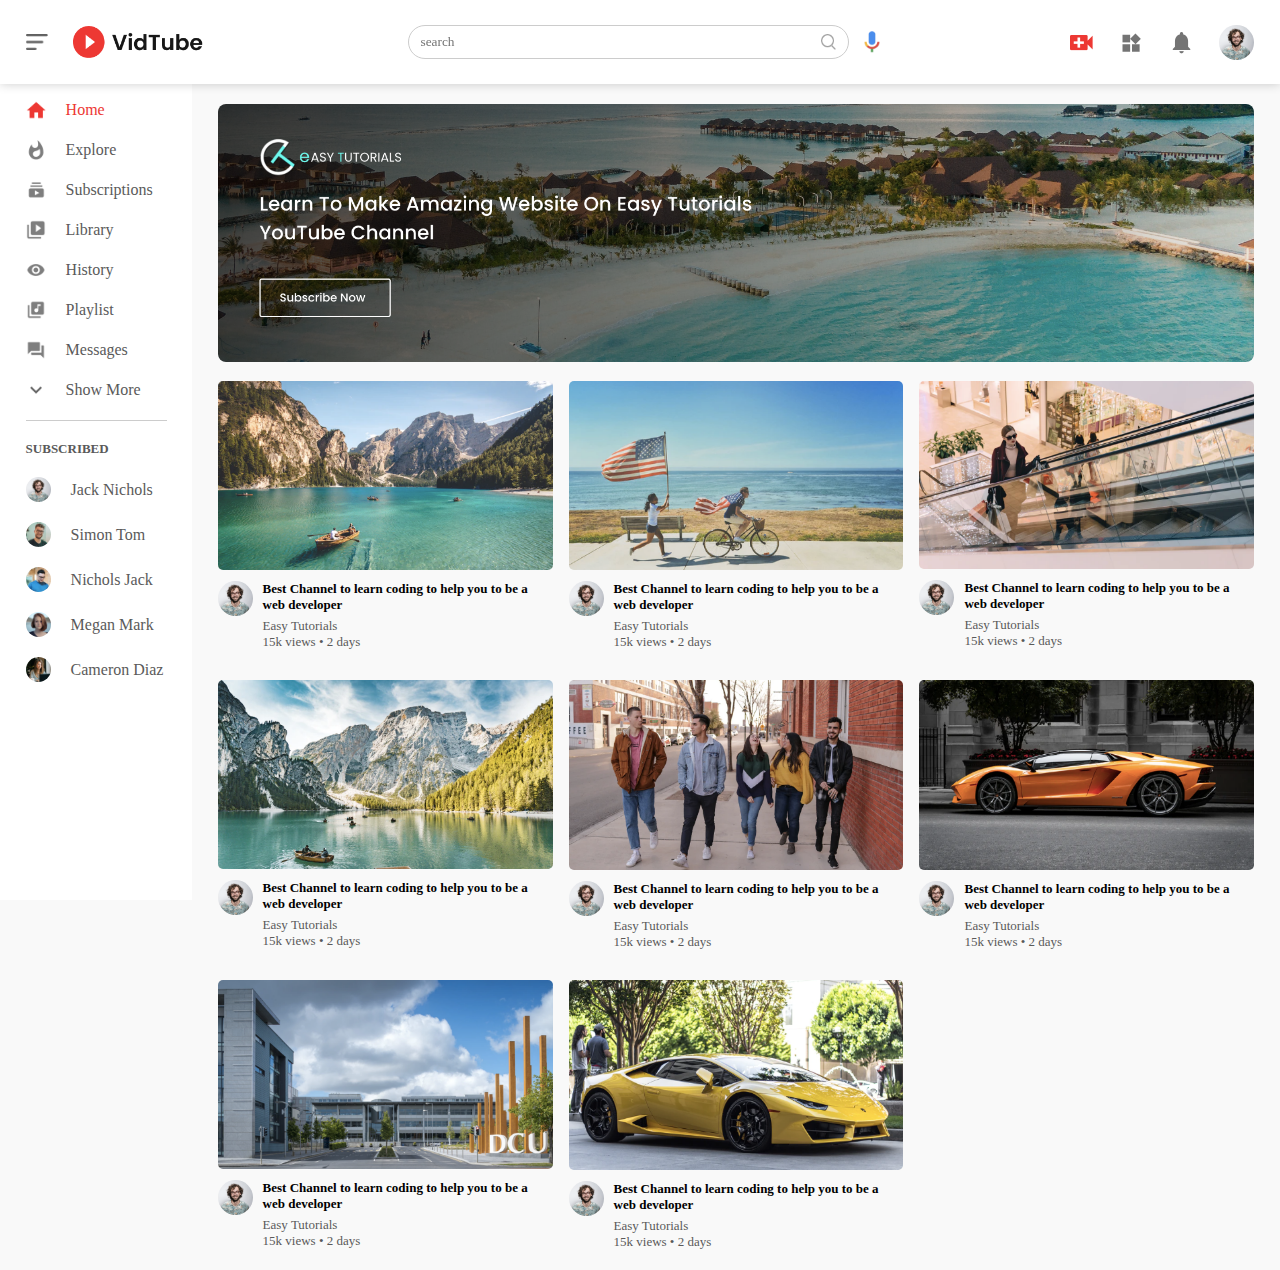
<file: index.html>
<!DOCTYPE html>
<html lang="en">
<head>
    <meta charset="UTF-8">
    <meta name="viewport" content="width=device-width, initial-scale=1.0">
    <title>Document</title>
    <link rel="stylesheet" href="style.css">
</head>
<body>
   
    <nav class="flex-div">
        <div class="nav-left flex-div">
<img src="menu.png" class="menu-icon">
<img src="logo.png" class="logo">
        </div>
        <div class="nav-middle flex-div">
        <div class="search-box flex-div">
            <input type="text" placeholder="search">
            <img src="search.png">
        </div>
        <img src="voice-search.png" class="mic-icon">
        </div>
        <div class="nav-right flex-div">
            <img src="upload.png">
            <img src="more.png">
            <img src="notification.png">
            <img src="Jack.png" class="user-icon">
        </div>
    </nav>

    <!-----sidebar---->

    <div class="sidebar">
        <div class="shortcut-links">
            <a href="">
                <img src="home.png">
             <p>Home</p>
            </a>
            <a href="">
                <img src="explore.png">
             <p>Explore</p>
            </a>
            <a href="">
                <img src="subscriprion.png">
             <p>Subscriptions</p>
            </a>
            <a href="">
                <img src="library.png">
             <p>Library</p>
            </a>
            <a href="">
                <img src="history.png">
             <p>History</p>
            </a>
            <a href="">
                <img src="playlist.png">
             <p>Playlist</p>
            </a>
            <a href="">
                <img src="messages.png">
             <p>Messages</p>
            </a>
            <a href="">
                <img src="show-more.png">
             <p>Show More</p>
            </a>
            <hr>
        </div>

        <div class="subscribed-list">
            <h3>SUBSCRIBED</h3>
            <a href="">
                <img src="Jack.png">
             <p>Jack Nichols</p>
            </a>
            <a href="">
                <img src="simon.png">
             <p>Simon Tom</p>
            </a>
            <a href="">
                <img src="tom.png">
             <p>Nichols Jack</p>
            </a>
            <a href="">
                <img src="megan.png">
             <p>Megan Mark</p>
            </a>
            <a href="">
                <img src="cameron.png">
             <p>Cameron Diaz</p>
            </a>
        </div>
    </div>

    <!------Main-->

    <div class="container">
        <div class="banner">
            <img src="banner.png">
        </div>
        <div class="list-container">
            <div class="vid-list">
                <a href="playVideo.html"> <img src="thumbnail1.png" class="thumbnail"></a>
                <div class="flex-div">
                  <img src="Jack.png">
                  <div class="vid-info">
                    <a href="">Best Channel to learn coding to help you to be a web developer</a>
                    <p>Easy Tutorials</p>
                    <p>15k views &bull; 2 days</p>
                  </div>
                </div>
            </div>

            <div class="vid-list">
                <a href="playVideo.html"> <img src="thumbnail2.png" class="thumbnail"></a>
                <div class="flex-div">
                  <img src="Jack.png">
                  <div class="vid-info">
                    <a href="">Best Channel to learn coding to help you to be a web developer</a>
                    <p>Easy Tutorials</p>
                    <p>15k views &bull; 2 days</p>
                  </div>
                </div>
            </div>

            <div class="vid-list">
                <a href="playVideo.html"> <img src="thumbnail3.png" class="thumbnail"></a>
                <div class="flex-div">
                  <img src="Jack.png">
                  <div class="vid-info">
                    <a href="">Best Channel to learn coding to help you to be a web developer</a>
                    <p>Easy Tutorials</p>
                    <p>15k views &bull; 2 days</p>
                  </div>
                </div>
            </div>

            <div class="vid-list">
                <a href="playVideo.html"> <img src="thumbnail4.png" class="thumbnail"></a>
                <div class="flex-div">
                  <img src="Jack.png">
                  <div class="vid-info">
                    <a href="">Best Channel to learn coding to help you to be a web developer</a>
                    <p>Easy Tutorials</p>
                    <p>15k views &bull; 2 days</p>
                  </div>
                </div>
            </div>

            <div class="vid-list">
                <a href="playVideo.html"> <img src="thumbnail5.png" class="thumbnail"></a>
                <div class="flex-div">
                  <img src="Jack.png">
                  <div class="vid-info">
                    <a href="">Best Channel to learn coding to help you to be a web developer</a>
                    <p>Easy Tutorials</p>
                    <p>15k views &bull; 2 days</p>
                  </div>
                </div>
            </div>

            <div class="vid-list">
                <a href="playVideo.html"> <img src="thumbnail6.png" class="thumbnail"></a>
                <div class="flex-div">
                  <img src="Jack.png">
                  <div class="vid-info">
                    <a href="">Best Channel to learn coding to help you to be a web developer</a>
                    <p>Easy Tutorials</p>
                    <p>15k views &bull; 2 days</p>
                  </div>
                </div>
            </div>

            <div class="vid-list">
                <a href="playVideo.html"> <img src="thumbnail7.png" class="thumbnail"></a>
                <div class="flex-div">
                  <img src="Jack.png">
                  <div class="vid-info">
                    <a href="">Best Channel to learn coding to help you to be a web developer</a>
                    <p>Easy Tutorials</p>
                    <p>15k views &bull; 2 days</p>
                  </div>
                </div>
            </div>

            <div class="vid-list">
                <a href="playVideo.html"> <img src="thumbnail8.png" class="thumbnail"></a>
                <div class="flex-div">
                  <img src="Jack.png">
                  <div class="vid-info">
                    <a href="">Best Channel to learn coding to help you to be a web developer</a>
                    <p>Easy Tutorials</p>
                    <p>15k views &bull; 2 days</p>
                  </div>
                </div>
            </div>
        </div>
    </div>


    

</body>
<script src="script.js"></script>
</html>
</file>
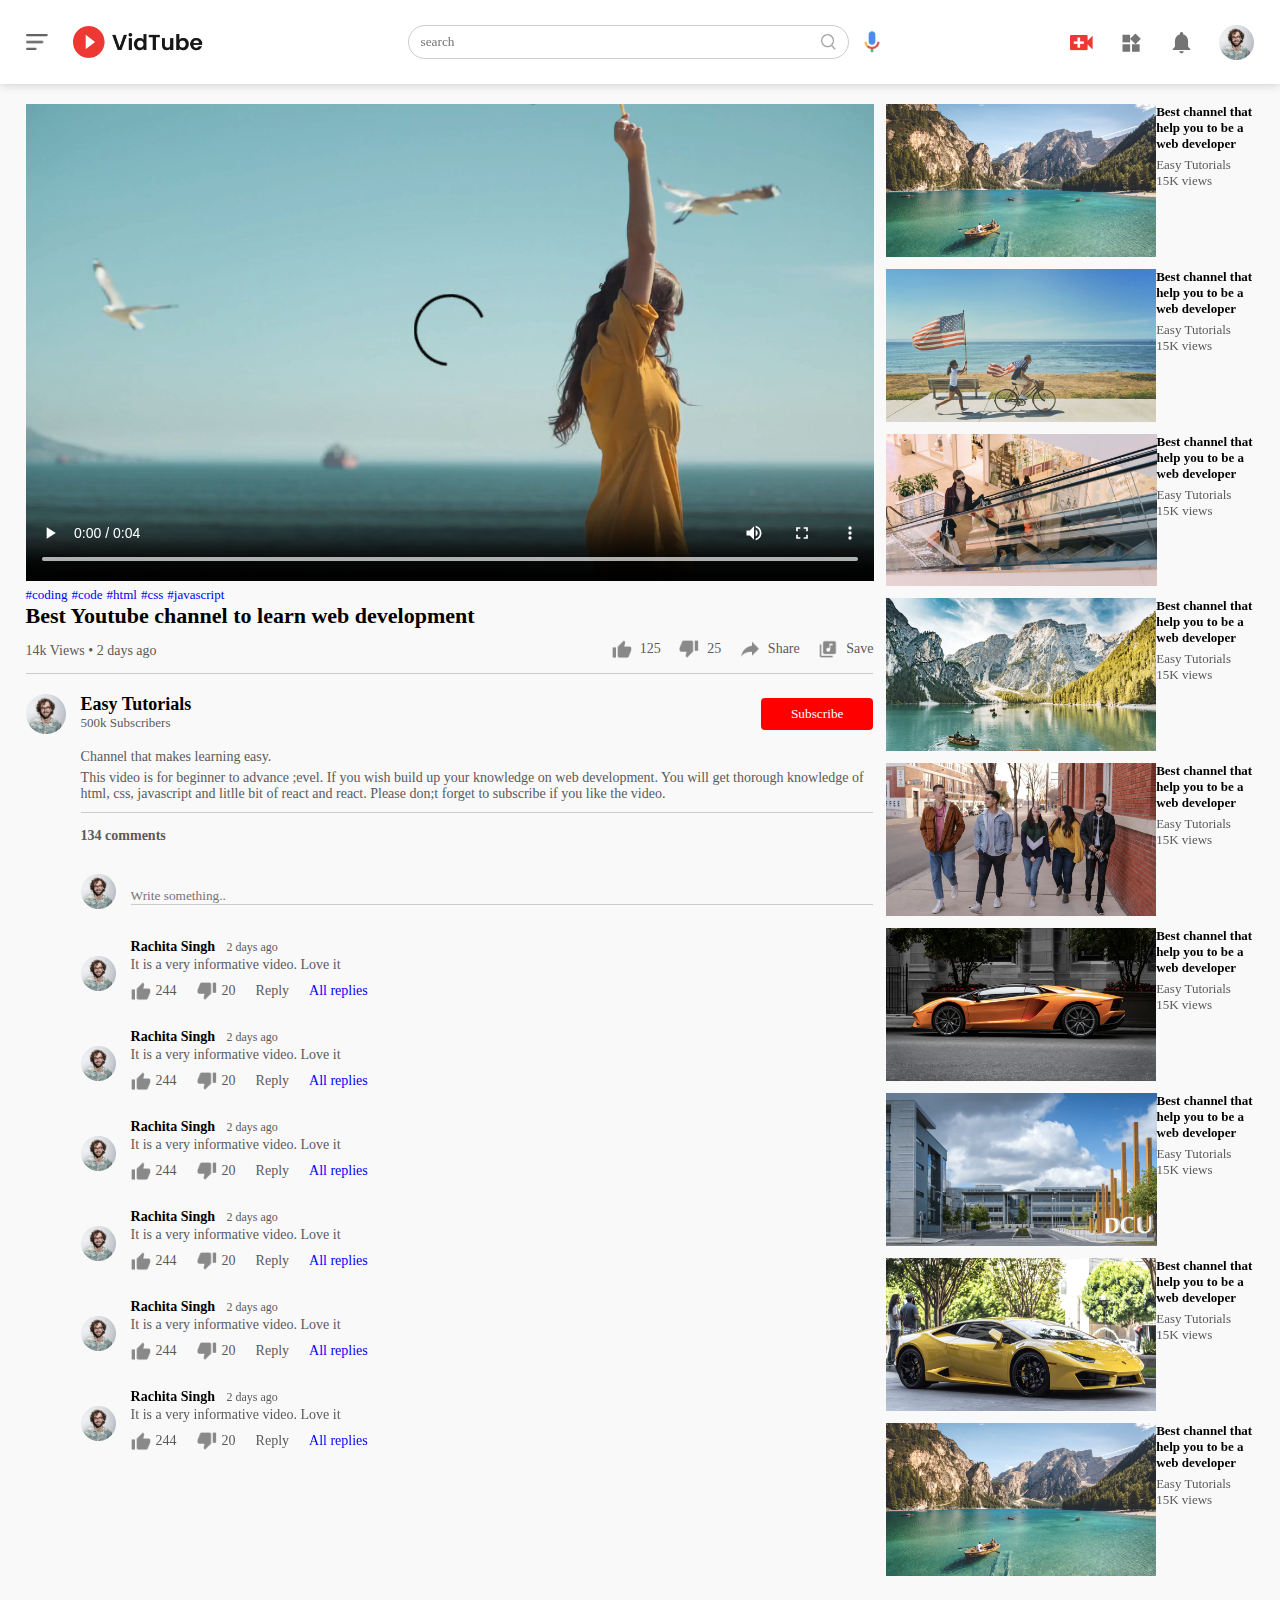
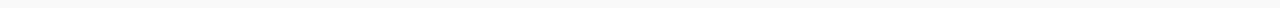
<file: playVideo.html>
<!DOCTYPE html>
<html lang="en">
<head>
    <meta charset="UTF-8">
    <meta name="viewport" content="width=device-width, initial-scale=1.0">
    <title>Document</title>
    <link rel="stylesheet" href="style.css">
</head>
<body>
    <nav class="flex-div">
        <div class="nav-left flex-div">
<img src="menu.png" class="menu-icon">
<img src="logo.png" class="logo">
        </div>
        <div class="nav-middle flex-div">
        <div class="search-box flex-div">
            <input type="text" placeholder="search">
            <img src="search.png">
        </div>
        <img src="voice-search.png" class="mic-icon">
        </div>
        <div class="nav-right flex-div">
            <img src="upload.png">
            <img src="more.png">
            <img src="notification.png">
            <img src="Jack.png" class="user-icon">
        </div>
    </nav>

    <div class="container play-container">
        <div class="row">
            <div class="play-video">
                <video controls autoplay>
                    <source src="video.mp4" type="video/mp4">
                </video>

                <div class="tags">
                    <a href="">#coding</a>
                    <a href="">#code</a>
                    <a href="">#html</a>
                    <a href="">#css</a>
                    <a href="">#javascript</a>
                </div>
                <h3>Best Youtube channel to learn web development</h3>
                <div class="play-video-info">
                    <p>14k Views &bull; 2 days ago</p>
                    <div><a href=""><img src="like.png">125</a>
                        <a href=""><img src="dislike.png">25</a>
                        <a href=""><img src="share.png">Share</a>
                        <a href=""><img src="save.png">Save</a></div>
                </div>
                <hr>
                <div class="publisher">
                    <img src="Jack.png" alt="">
                    <div>
                        <p>Easy Tutorials</p>
                        <span>500k Subscribers</span>
                    </div>
                    <button type="button">Subscribe</button>
                </div>
                <div class="vid-description">
                    <p>Channel that makes learning easy.</p>
                    <p>This video is for beginner to advance ;evel. If you wish build up your knowledge on web development. You will get thorough knowledge of html, css, javascript and litlle bit of react and react. Please don;t forget to subscribe if you like the video.</p>
                    <hr>
                    <h4>134 comments</h4>
                    <div class="add-comment">
                        <img src="Jack.png">
                        <input type="text" placeholder="Write something..">
                    </div>

                    <div class="old-comment">
                        <img src="Jack.png" alt="">
                        <div>
                            <h3>Rachita Singh <span>2 days ago</span></h3>
                            <p>It is a very informative video. Love it</p>
                            <div class="comment-action">
                                <img src="like.png">
                                <span>244</span>
                                <img src="dislike.png">
                                <span>20</span>
                                <span>Reply</span>
                                <a href="">All replies</a>
                            </div>
                        </div>
                    </div>

                    <div class="old-comment">
                        <img src="Jack.png" alt="">
                        <div>
                            <h3>Rachita Singh <span>2 days ago</span></h3>
                            <p>It is a very informative video. Love it</p>
                            <div class="comment-action">
                                <img src="like.png">
                                <span>244</span>
                                <img src="dislike.png">
                                <span>20</span>
                                <span>Reply</span>
                                <a href="">All replies</a>
                            </div>
                        </div>
                    </div>

                    <div class="old-comment">
                        <img src="Jack.png" alt="">
                        <div>
                            <h3>Rachita Singh <span>2 days ago</span></h3>
                            <p>It is a very informative video. Love it</p>
                            <div class="comment-action">
                                <img src="like.png">
                                <span>244</span>
                                <img src="dislike.png">
                                <span>20</span>
                                <span>Reply</span>
                                <a href="">All replies</a>
                            </div>
                        </div>
                    </div>

                    <div class="old-comment">
                        <img src="Jack.png" alt="">
                        <div>
                            <h3>Rachita Singh <span>2 days ago</span></h3>
                            <p>It is a very informative video. Love it</p>
                            <div class="comment-action">
                                <img src="like.png">
                                <span>244</span>
                                <img src="dislike.png">
                                <span>20</span>
                                <span>Reply</span>
                                <a href="">All replies</a>
                            </div>
                        </div>
                    </div>

                    <div class="old-comment">
                        <img src="Jack.png" alt="">
                        <div>
                            <h3>Rachita Singh <span>2 days ago</span></h3>
                            <p>It is a very informative video. Love it</p>
                            <div class="comment-action">
                                <img src="like.png">
                                <span>244</span>
                                <img src="dislike.png">
                                <span>20</span>
                                <span>Reply</span>
                                <a href="">All replies</a>
                            </div>
                        </div>
                    </div>

                    <div class="old-comment">
                        <img src="Jack.png" alt="">
                        <div>
                            <h3>Rachita Singh <span>2 days ago</span></h3>
                            <p>It is a very informative video. Love it</p>
                            <div class="comment-action">
                                <img src="like.png">
                                <span>244</span>
                                <img src="dislike.png">
                                <span>20</span>
                                <span>Reply</span>
                                <a href="">All replies</a>
                            </div>
                        </div>
                    </div>
                </div>
            </div>
            <div class="right-sidebar">
                <div class="side-video-list">
                    <a href=""><img src="thumbnail1.png"></a>
                    <div class="vid-info">
                        <a href="" class="small-thumbnail">Best channel that help you to be a web developer</a>
                        <p>Easy Tutorials</p>
                        <p>15K views</p>
                    </div>
                </div>
                <div class="side-video-list">
                    <a href=""><img src="thumbnail2.png"></a>
                    <div class="vid-info">
                        <a href="" class="small-thumbnail">Best channel that help you to be a web developer</a>
                        <p>Easy Tutorials</p>
                        <p>15K views</p>
                    </div>
                </div>
                <div class="side-video-list">
                    <a href=""><img src="thumbnail3.png"></a>
                    <div class="vid-info">
                        <a href="" class="small-thumbnail">Best channel that help you to be a web developer</a>
                        <p>Easy Tutorials</p>
                        <p>15K views</p>
                    </div>
                </div>
                <div class="side-video-list">
                    <a href=""><img src="thumbnail4.png"></a>
                    <div class="vid-info">
                        <a href="" class="small-thumbnail">Best channel that help you to be a web developer</a>
                        <p>Easy Tutorials</p>
                        <p>15K views</p>
                    </div>
                </div>
                <div class="side-video-list">
                    <a href=""><img src="thumbnail5.png"></a>
                    <div class="vid-info">
                        <a href="" class="small-thumbnail">Best channel that help you to be a web developer</a>
                        <p>Easy Tutorials</p>
                        <p>15K views</p>
                    </div>
                </div>
                <div class="side-video-list">
                    <a href=""><img src="thumbnail6.png"></a>
                    <div class="vid-info">
                        <a href="" class="small-thumbnail">Best channel that help you to be a web developer</a>
                        <p>Easy Tutorials</p>
                        <p>15K views</p>
                    </div>
                </div>
                <div class="side-video-list">
                    <a href=""><img src="thumbnail7.png"></a>
                    <div class="vid-info">
                        <a href="" class="small-thumbnail">Best channel that help you to be a web developer</a>
                        <p>Easy Tutorials</p>
                        <p>15K views</p>
                    </div>
                </div>
                <div class="side-video-list">
                    <a href=""><img src="thumbnail8.png"></a>
                    <div class="vid-info">
                        <a href="" class="small-thumbnail">Best channel that help you to be a web developer</a>
                        <p>Easy Tutorials</p>
                        <p>15K views</p>
                    </div>
                </div>
                <div class="side-video-list">
                    <a href=""><img src="thumbnail1.png"></a>
                    <div class="vid-info">
                        <a href="" class="small-thumbnail">Best channel that help you to be a web developer</a>
                        <p>Easy Tutorials</p>
                        <p>15K views</p>
                    </div>
                </div>
            </div>
        </div>
    </div>
</body>
</html>
</file>
<file: style.css>
*{
    margin:0;
    padding: 0;
    font-family: 'poppins', 'sans-serif';
    box-sizing: border-box;
}

a{
    text-decoration: none;
    color: #5a5a5a;
}

img{
    cursor: pointer;
}

.flex-div{
  display: flex;
  align-items: center;

}

nav{
    padding: 10px 2%;
    justify-content: space-between;
    box-shadow: 0 0 10px rgba(0, 0, 0, 0.2);
    position: sticky;
    background: #fff;
    top: 0;
    z-index: 10;
}

.nav-right img{
  width: 25px;
  margin-right: 25px;
}

.nav-right .user-icon{
  width: 35px;
  border-radius: 50%;
  margin-right: 0;
}

.nav-left .menu-icon{
    width:22px;
    margin-right: 25px;
}

.nav-left .logo{
width: 130px;

}

.nav-middle .mic-icon{
    width: 16px;

}

.nav-middle .search-box{
    border: 1px solid #ccc;
    margin: 15px;
    padding: 8px 12px;
    border-radius: 25px;
}

.nav-middle .search-box input {
  width: 400px;
  border: 0;
  outline: 0;
  background: transparent;

}

.nav-middle .search-box img{
    width: 15px;
}


 /*-------sidebar-----*/

.sidebar{
background-color: white;
width: 15%;
height: 100vh;
position: fixed;
top: 0;
padding-left: 2%;
padding-top: 100px;

}

.shortcut-links a img{
    width: 20px;
    margin-right: 20px;
}

.shortcut-links a{
    display: flex;
    align-items: center;
    margin-bottom: 20px;
    width: fit-content;
    flex-wrap: wrap;
}

.shortcut-links a:first-child{
    color: #ed3833;
}

.sidebar hr{
    border: 0;
    height: 1px;
    background-color: #ccc;
    width: 85%;
}

.subscribed-list h3{
font-size: 13px;
margin: 20px 0;
color: #5a5a5a;
}

.subscribed-list a {
    display: flex;
    align-items: center;
    margin-bottom: 20px;
    width: fit-content;
    flex-wrap: wrap;
}
.subscribed-list a img {
    width: 25px;
    border-radius: 50%;
    margin-right: 20px;
}

.small-sidebar{
    width: 5%;

}

.small-sidebar a p{
display: none;
}

.small-sidebar h3{
    display: none;
}

.small-sidebar hr{
    width: 50%;
    margin-bottom: 25px;
}


/*-------main-----*/

.container{
    background-color: #f9f9f9;
    padding: 17%;
    padding-right: 2%;
    padding-top: 20px;
    padding-bottom: 20px;
}

.large-container{
    padding-left: 7%;

}

.banner{
    width: 100%;
}

.banner img{
    width: 100%;
    border-radius: 8px;
}

.list-container{
    display: grid;
    grid-template-columns: repeat(auto-fit, minmax(250px, 1fr));
    grid-column-gap: 16px;
    grid-row-gap: 30px;
    margin-top: 15px;
}

.vid-list .thumbnail{
  border-radius: 5px;
  width: 100%;
}

.vid-list .flex-div{
    align-items: flex-start;
    margin-top: 7px;
}


.vid-list .flex-div img{
    width: 35px;
    margin-right: 10px;
    border-radius: 50%;
}

.vid-info{
    color: #5a5a5a;
    font-size: 13px;

}

.vid-info a{
    color: #000;
    font-weight: 600;
    display: block;
    margin-bottom: 5px;
}

@media (max-width: 900px){
    .menu-icon{
        display: none;
    }

    .sidebar{
        display: none;
    }

    .container, .large-container{
     padding-left: 5%;
     padding-right: 5%;
    }

    .nav-right img{
        display: none;
    }

    .nav-right .user-icon{
        display: block;
        width: 30px;
    }

    .nav-middle .search-box input{
        width: 100px;
    }

    .nav-middle .mic-icon{
        display: none;
    }

    .logo{
        width: 90px;
    }
}

/*-------main-----*/

.play-container{
    padding-left: 2%;
}

.row{
    display:flex;
    justify-content: space-between;
    flex-wrap: wrap;

}

.play-video{
    flex-basis: 69%;
}

.right-sidebar{
    flex-basis: 30%;
}

.play-video video{
    width: 100%;
}

.side-video-list{
    display: flex;
    justify-content: space-between;
    margin-bottom: 8px;
}

.side-video-list img{
    width: 100%;
}

.side-video-list .small-thumbnail{
    flex-basis: 49%;

}

.side-video-list .vid-info{
    flex-basis: 49%;
}

.play-video .tags a{
    color: blue;
    font-size: 13px;
}

.play-video h3{
    font-weight: 600;
    font-size: 22px;
}

.play-video .play-video-info{
display: flex;
align-items: center;
justify-content: space-between;
flex-wrap: wrap;
margin-top: 10px;
font-size: 14px;
color: #5a5a5a;
}

.play-video .play-video-info a img{
    width: 20px;
    margin-right: 8px;

}

.play-video .play-video-info a{
    display: inline-flex;
    align-items: center;
    margin-left: 15px;
}

.play-video hr{
    border: 0;
    height: 1px;
    background: #ccc;
    margin: 10px 0;
}

.publisher{
    display: flex;
    align-items: center;
    margin-top: 20px;
}
.publisher div{
    flex: 1;
    line-height: 18px;
}

.publisher img {
width: 40px;
border-radius: 50%;
margin-right: 15px;
}

.publisher div p{
    color: #000;
    font-weight: 600;
    font-size: 18px;
}

.publisher div span{
    font-size: 13px;
    color: #5a5a5a;
}

.publisher button{
    background: red;
    color: white;
    padding: 8px 30px;
    border: 0;
    outline: 0;
    border-radius: 4px;
    cursor: pointer;
}

.vid-description{
    padding-left: 55px;
    margin: 15px 0;
}

.vid-description p{
    font-size: 14px;
    margin-bottom: 5px;
    color: #5a5a5a;
}

.vid-description h4{
    font-size: 14px;
    color: #5a5a5a;
    margin-top: 15px;
}

.add-comment{
    align-items: center;
    display: flex;
    margin: 30px 0;
}

.add-comment img{
    width: 35px;
    border-radius: 50%;
    margin-right: 15px;
}

.add-comment input{
    border: 0;
    outline: 0;
    border-bottom: 1px solid #ccc;
    width: 100%;
    padding-top: 10px;
    background: transparent;
}

.old-comment{
    display: flex;
    align-items: center;
    margin: 20px 0;
}

.old-comment img{
    width: 35px;
    border-radius: 50%;
    margin-right: 15px;
}

.old-comment h3{
    font-size: 14px;
    margin-bottom: 2px;

}

.old-comment h3 span{
    font-size: 12px;
    color: #5a5a5a;
    font-weight: 500;
    margin-left: 8px;
}

.old-comment .comment-action{
    display: flex;
    align-items: center;
    margin: 8px 0;
    font-size: 14px;
}
.old-comment .comment-action img{
    border-radius: 0;
    width: 20px;
    margin-right: 5px;
}

.old-comment .comment-action span{
    margin-right: 20px;
    color: #5a5a5a;
}

.old-comment .comment-action a{
    color: #0000ff;
}

@media (max-width: 900px){
    .play-video{
        flex-basis: 100%;
    }

    .right-sidebar{
        flex-basis: 100%;
    }

    .play-container{
        padding-left: 5%;
    }

    .vid-description{
        padding-left: 0;
    }

    .play-video .play-video-info a{
        margin-left: 0;
        margin-right: 15px;
        margin-top: 15px;
    }
}
</file>
